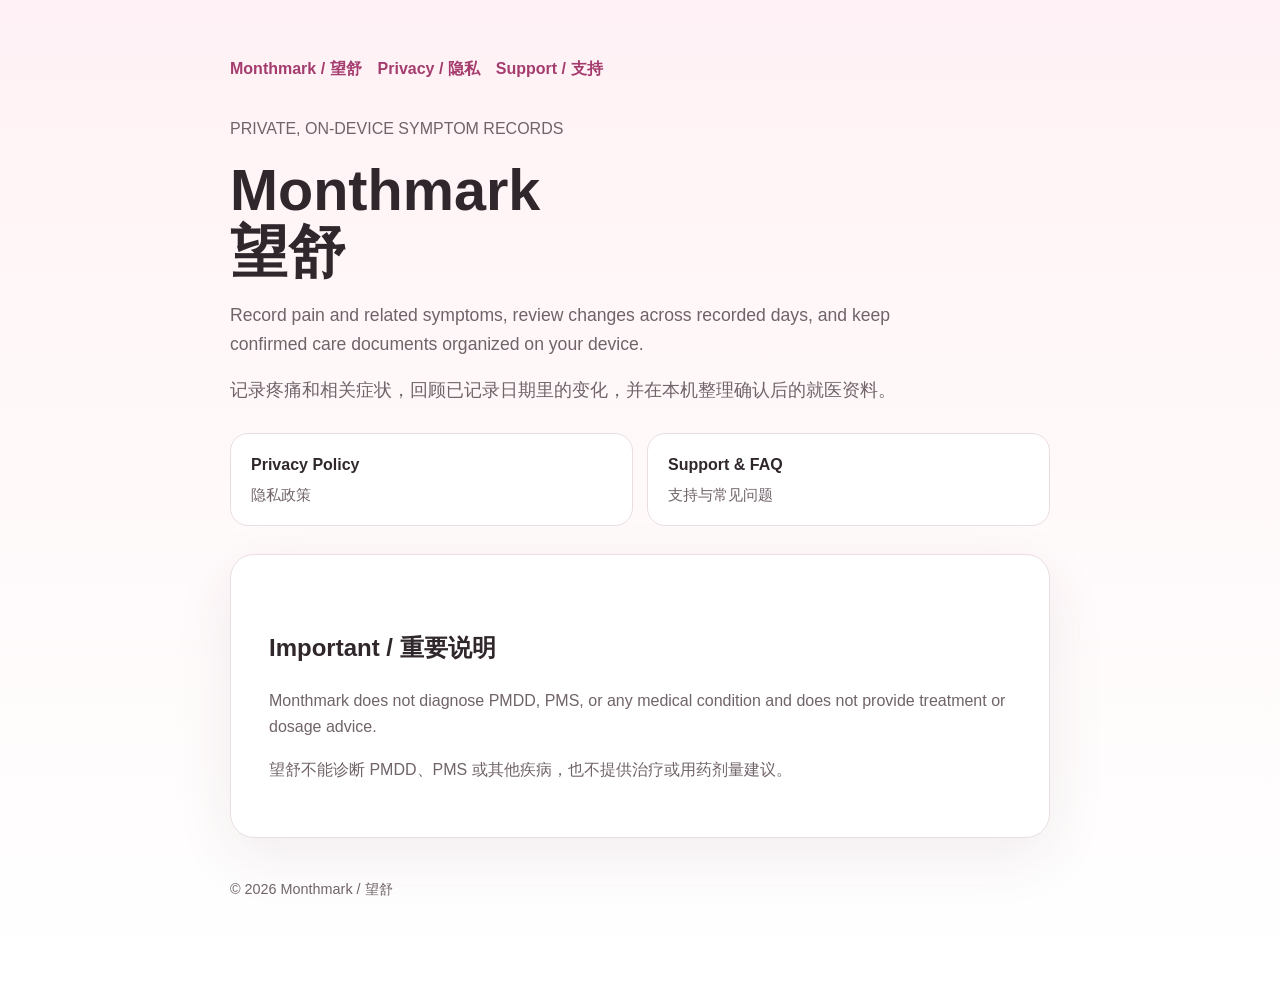
<file: index.html>
<!doctype html>
<html lang="en">
<head>
  <meta charset="utf-8">
  <meta name="viewport" content="width=device-width, initial-scale=1">
  <title>Monthmark / 望舒 Support</title>
  <meta name="description" content="Privacy policy and support for Monthmark / 望舒.">
  <link rel="stylesheet" href="styles.css">
</head>
<body>
  <main>
    <nav aria-label="Primary">
      <a href="index.html">Monthmark / 望舒</a>
      <a href="privacy.html">Privacy / 隐私</a>
      <a href="support.html">Support / 支持</a>
    </nav>
    <p>PRIVATE, ON-DEVICE SYMPTOM RECORDS</p>
    <h1>Monthmark<br>望舒</h1>
    <p class="lead">Record pain and related symptoms, review changes across recorded days, and keep confirmed care documents organized on your device.</p>
    <p class="lead" lang="zh-Hans">记录疼痛和相关症状，回顾已记录日期里的变化，并在本机整理确认后的就医资料。</p>
    <div class="actions">
      <a class="action" href="privacy.html">Privacy Policy<span>隐私政策</span></a>
      <a class="action" href="support.html">Support &amp; FAQ<span>支持与常见问题</span></a>
    </div>
    <div class="card">
      <h2>Important / 重要说明</h2>
      <p>Monthmark does not diagnose PMDD, PMS, or any medical condition and does not provide treatment or dosage advice.</p>
      <p lang="zh-Hans">望舒不能诊断 PMDD、PMS 或其他疾病，也不提供治疗或用药剂量建议。</p>
    </div>
    <footer>© 2026 Monthmark / 望舒</footer>
  </main>
</body>
</html>
</file>
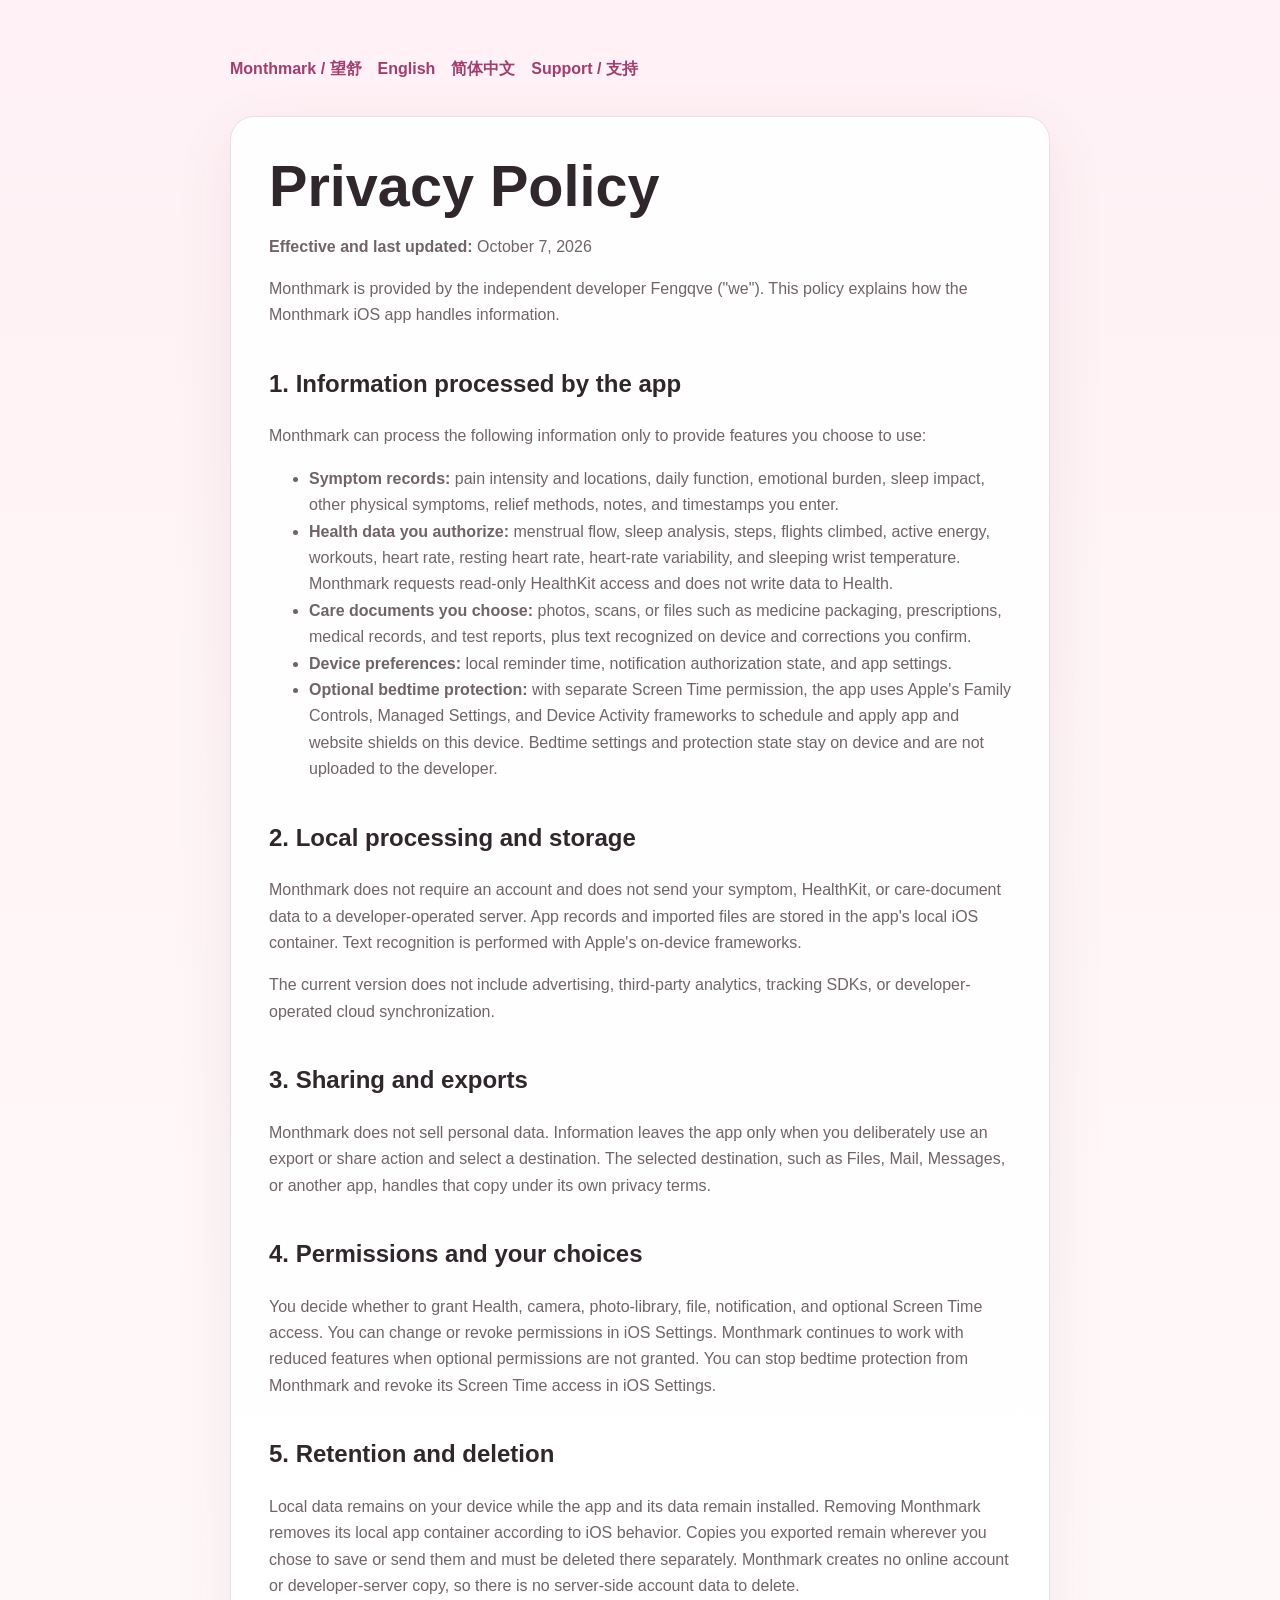
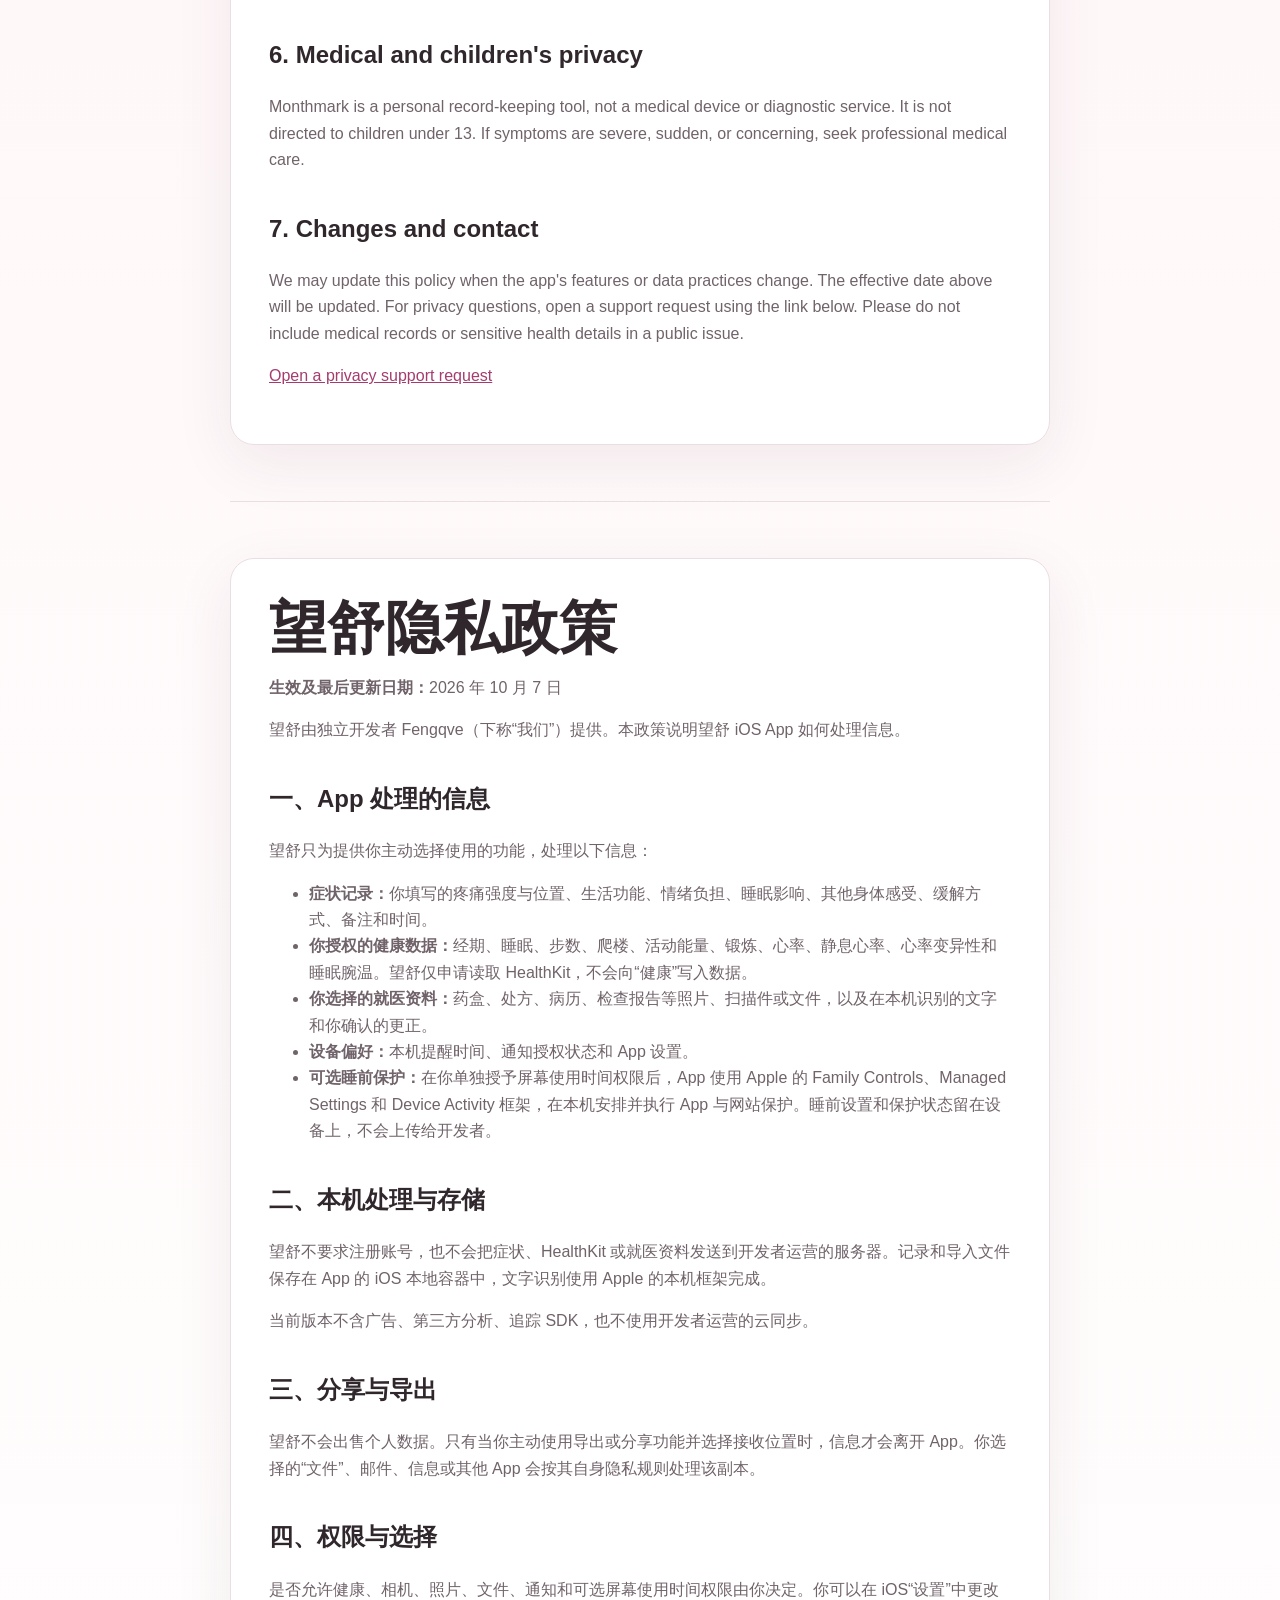
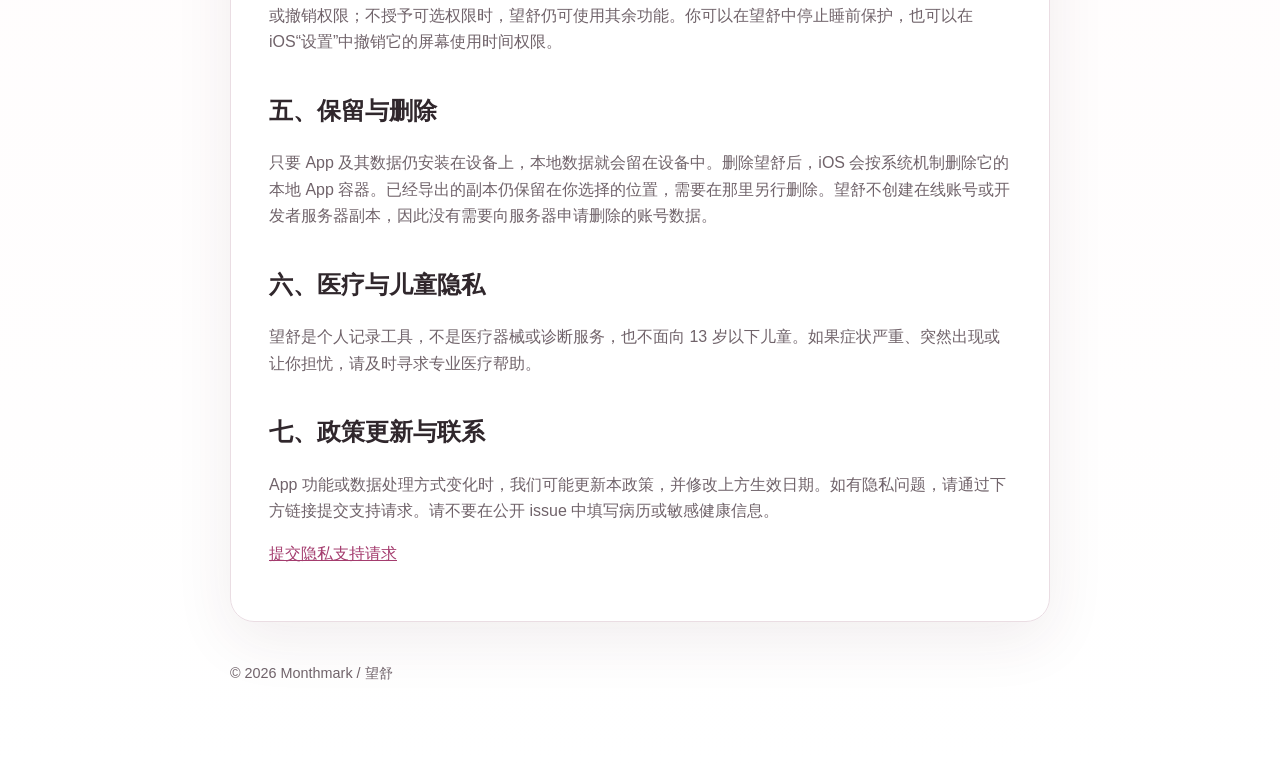
<file: privacy.html>
<!doctype html>
<html lang="en">
<head>
  <meta charset="utf-8">
  <meta name="viewport" content="width=device-width, initial-scale=1">
  <title>Monthmark Privacy Policy / 望舒隐私政策</title>
  <meta name="description" content="Privacy policy for Monthmark / 望舒.">
  <link rel="stylesheet" href="styles.css">
</head>
<body>
  <main>
    <nav aria-label="Primary">
      <a href="index.html">Monthmark / 望舒</a>
      <a href="#en">English</a>
      <a href="#zh">简体中文</a>
      <a href="support.html">Support / 支持</a>
    </nav>

    <article id="en" class="card">
      <h1>Privacy Policy</h1>
      <p><strong>Effective and last updated:</strong> October 7, 2026</p>
      <p>Monthmark is provided by the independent developer Fengqve ("we"). This policy explains how the Monthmark iOS app handles information.</p>

      <h2>1. Information processed by the app</h2>
      <p>Monthmark can process the following information only to provide features you choose to use:</p>
      <ul>
        <li><strong>Symptom records:</strong> pain intensity and locations, daily function, emotional burden, sleep impact, other physical symptoms, relief methods, notes, and timestamps you enter.</li>
        <li><strong>Health data you authorize:</strong> menstrual flow, sleep analysis, steps, flights climbed, active energy, workouts, heart rate, resting heart rate, heart-rate variability, and sleeping wrist temperature. Monthmark requests read-only HealthKit access and does not write data to Health.</li>
        <li><strong>Care documents you choose:</strong> photos, scans, or files such as medicine packaging, prescriptions, medical records, and test reports, plus text recognized on device and corrections you confirm.</li>
        <li><strong>Device preferences:</strong> local reminder time, notification authorization state, and app settings.</li>
        <li><strong>Optional bedtime protection:</strong> with separate Screen Time permission, the app uses Apple's Family Controls, Managed Settings, and Device Activity frameworks to schedule and apply app and website shields on this device. Bedtime settings and protection state stay on device and are not uploaded to the developer.</li>
      </ul>

      <h2>2. Local processing and storage</h2>
      <p>Monthmark does not require an account and does not send your symptom, HealthKit, or care-document data to a developer-operated server. App records and imported files are stored in the app's local iOS container. Text recognition is performed with Apple's on-device frameworks.</p>
      <p>The current version does not include advertising, third-party analytics, tracking SDKs, or developer-operated cloud synchronization.</p>

      <h2>3. Sharing and exports</h2>
      <p>Monthmark does not sell personal data. Information leaves the app only when you deliberately use an export or share action and select a destination. The selected destination, such as Files, Mail, Messages, or another app, handles that copy under its own privacy terms.</p>

      <h2>4. Permissions and your choices</h2>
      <p>You decide whether to grant Health, camera, photo-library, file, notification, and optional Screen Time access. You can change or revoke permissions in iOS Settings. Monthmark continues to work with reduced features when optional permissions are not granted. You can stop bedtime protection from Monthmark and revoke its Screen Time access in iOS Settings.</p>

      <h2>5. Retention and deletion</h2>
      <p>Local data remains on your device while the app and its data remain installed. Removing Monthmark removes its local app container according to iOS behavior. Copies you exported remain wherever you chose to save or send them and must be deleted there separately. Monthmark creates no online account or developer-server copy, so there is no server-side account data to delete.</p>

      <h2>6. Medical and children's privacy</h2>
      <p>Monthmark is a personal record-keeping tool, not a medical device or diagnostic service. It is not directed to children under 13. If symptoms are severe, sudden, or concerning, seek professional medical care.</p>

      <h2>7. Changes and contact</h2>
      <p>We may update this policy when the app's features or data practices change. The effective date above will be updated. For privacy questions, open a support request using the link below. Please do not include medical records or sensitive health details in a public issue.</p>
      <p><a href="https://github.com/fengqve/monthmark-support/issues/new">Open a privacy support request</a></p>
    </article>

    <hr class="language-separator">

    <article id="zh" class="card" lang="zh-Hans">
      <h1>望舒隐私政策</h1>
      <p><strong>生效及最后更新日期：</strong>2026 年 10 月 7 日</p>
      <p>望舒由独立开发者 Fengqve（下称“我们”）提供。本政策说明望舒 iOS App 如何处理信息。</p>

      <h2>一、App 处理的信息</h2>
      <p>望舒只为提供你主动选择使用的功能，处理以下信息：</p>
      <ul>
        <li><strong>症状记录：</strong>你填写的疼痛强度与位置、生活功能、情绪负担、睡眠影响、其他身体感受、缓解方式、备注和时间。</li>
        <li><strong>你授权的健康数据：</strong>经期、睡眠、步数、爬楼、活动能量、锻炼、心率、静息心率、心率变异性和睡眠腕温。望舒仅申请读取 HealthKit，不会向“健康”写入数据。</li>
        <li><strong>你选择的就医资料：</strong>药盒、处方、病历、检查报告等照片、扫描件或文件，以及在本机识别的文字和你确认的更正。</li>
        <li><strong>设备偏好：</strong>本机提醒时间、通知授权状态和 App 设置。</li>
        <li><strong>可选睡前保护：</strong>在你单独授予屏幕使用时间权限后，App 使用 Apple 的 Family Controls、Managed Settings 和 Device Activity 框架，在本机安排并执行 App 与网站保护。睡前设置和保护状态留在设备上，不会上传给开发者。</li>
      </ul>

      <h2>二、本机处理与存储</h2>
      <p>望舒不要求注册账号，也不会把症状、HealthKit 或就医资料发送到开发者运营的服务器。记录和导入文件保存在 App 的 iOS 本地容器中，文字识别使用 Apple 的本机框架完成。</p>
      <p>当前版本不含广告、第三方分析、追踪 SDK，也不使用开发者运营的云同步。</p>

      <h2>三、分享与导出</h2>
      <p>望舒不会出售个人数据。只有当你主动使用导出或分享功能并选择接收位置时，信息才会离开 App。你选择的“文件”、邮件、信息或其他 App 会按其自身隐私规则处理该副本。</p>

      <h2>四、权限与选择</h2>
      <p>是否允许健康、相机、照片、文件、通知和可选屏幕使用时间权限由你决定。你可以在 iOS“设置”中更改或撤销权限；不授予可选权限时，望舒仍可使用其余功能。你可以在望舒中停止睡前保护，也可以在 iOS“设置”中撤销它的屏幕使用时间权限。</p>

      <h2>五、保留与删除</h2>
      <p>只要 App 及其数据仍安装在设备上，本地数据就会留在设备中。删除望舒后，iOS 会按系统机制删除它的本地 App 容器。已经导出的副本仍保留在你选择的位置，需要在那里另行删除。望舒不创建在线账号或开发者服务器副本，因此没有需要向服务器申请删除的账号数据。</p>

      <h2>六、医疗与儿童隐私</h2>
      <p>望舒是个人记录工具，不是医疗器械或诊断服务，也不面向 13 岁以下儿童。如果症状严重、突然出现或让你担忧，请及时寻求专业医疗帮助。</p>

      <h2>七、政策更新与联系</h2>
      <p>App 功能或数据处理方式变化时，我们可能更新本政策，并修改上方生效日期。如有隐私问题，请通过下方链接提交支持请求。请不要在公开 issue 中填写病历或敏感健康信息。</p>
      <p><a href="https://github.com/fengqve/monthmark-support/issues/new">提交隐私支持请求</a></p>
    </article>

    <footer>© 2026 Monthmark / 望舒</footer>
  </main>
</body>
</html>
</file>
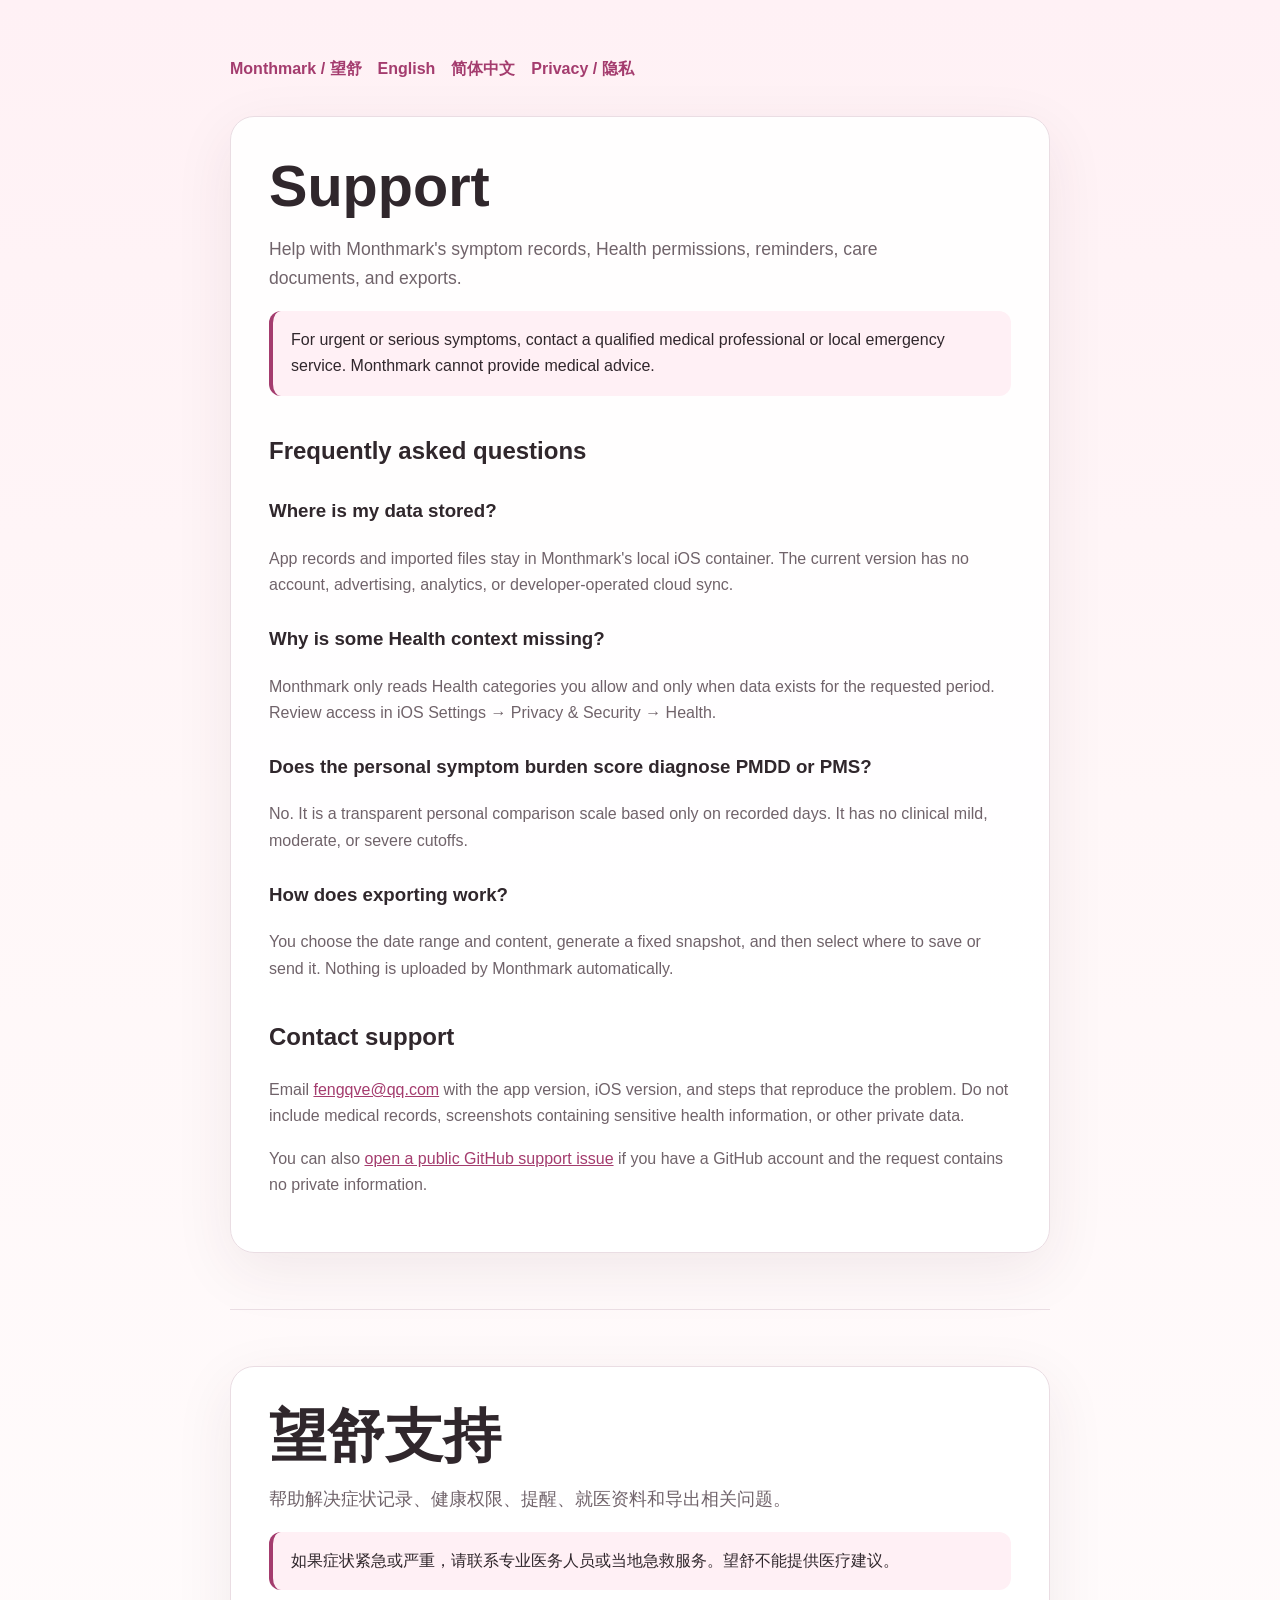
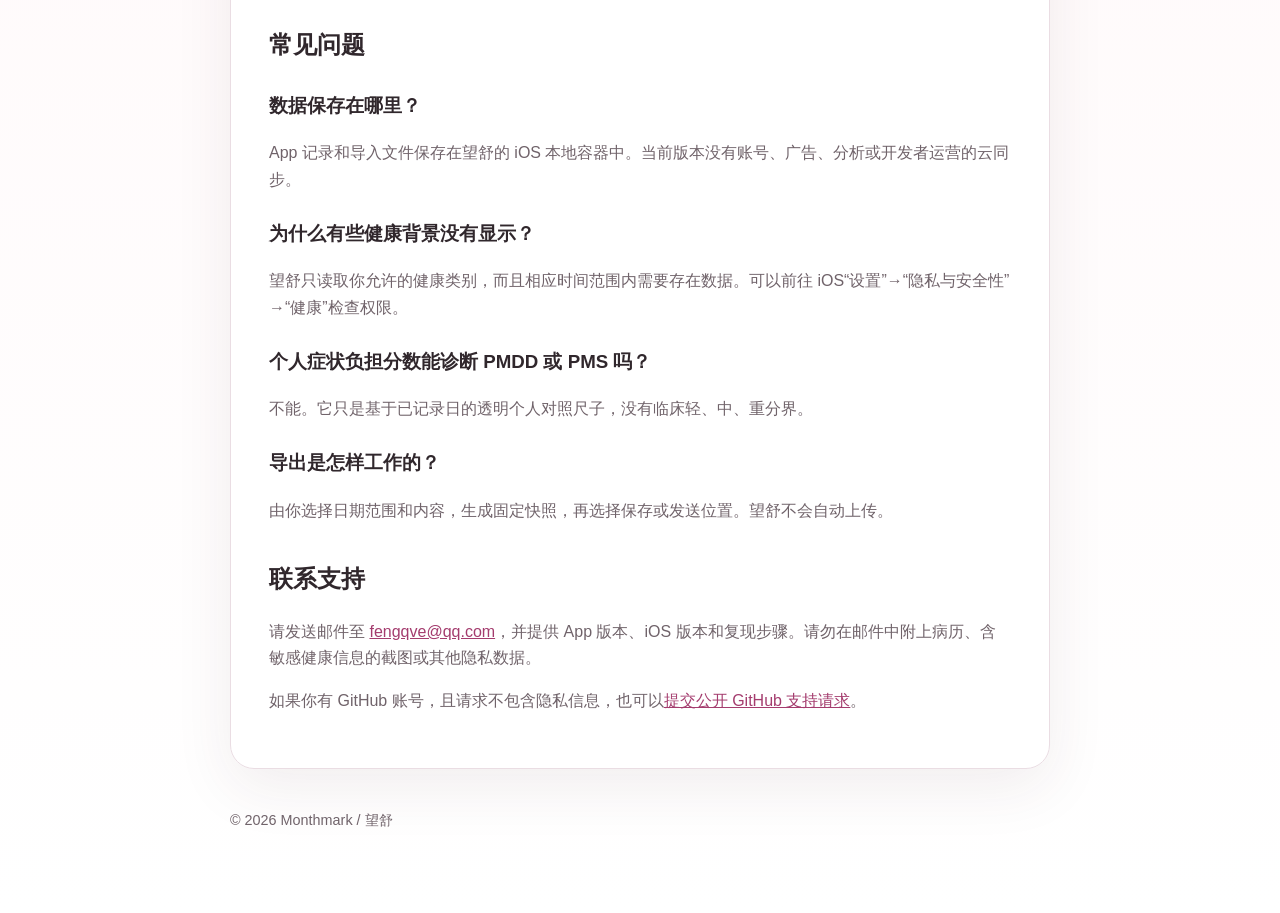
<file: support.html>
<!doctype html>
<html lang="en">
<head>
  <meta charset="utf-8">
  <meta name="viewport" content="width=device-width, initial-scale=1">
  <title>Monthmark Support / 望舒支持</title>
  <meta name="description" content="Support and frequently asked questions for Monthmark / 望舒.">
  <link rel="stylesheet" href="styles.css">
</head>
<body>
  <main>
    <nav aria-label="Primary">
      <a href="index.html">Monthmark / 望舒</a>
      <a href="#en">English</a>
      <a href="#zh">简体中文</a>
      <a href="privacy.html">Privacy / 隐私</a>
    </nav>

    <article id="en" class="card">
      <h1>Support</h1>
      <p class="lead">Help with Monthmark's symptom records, Health permissions, reminders, care documents, and exports.</p>
      <div class="notice">For urgent or serious symptoms, contact a qualified medical professional or local emergency service. Monthmark cannot provide medical advice.</div>

      <h2>Frequently asked questions</h2>
      <h3>Where is my data stored?</h3>
      <p>App records and imported files stay in Monthmark's local iOS container. The current version has no account, advertising, analytics, or developer-operated cloud sync.</p>
      <h3>Why is some Health context missing?</h3>
      <p>Monthmark only reads Health categories you allow and only when data exists for the requested period. Review access in iOS Settings → Privacy &amp; Security → Health.</p>
      <h3>Does the personal symptom burden score diagnose PMDD or PMS?</h3>
      <p>No. It is a transparent personal comparison scale based only on recorded days. It has no clinical mild, moderate, or severe cutoffs.</p>
      <h3>How does exporting work?</h3>
      <p>You choose the date range and content, generate a fixed snapshot, and then select where to save or send it. Nothing is uploaded by Monthmark automatically.</p>

      <h2>Contact support</h2>
      <p>Email <a href="mailto:fengqve@qq.com?subject=Monthmark%20Support">fengqve@qq.com</a> with the app version, iOS version, and steps that reproduce the problem. Do not include medical records, screenshots containing sensitive health information, or other private data.</p>
      <p>You can also <a href="https://github.com/fengqve/monthmark-support/issues/new">open a public GitHub support issue</a> if you have a GitHub account and the request contains no private information.</p>
    </article>

    <hr class="language-separator">

    <article id="zh" class="card" lang="zh-Hans">
      <h1>望舒支持</h1>
      <p class="lead">帮助解决症状记录、健康权限、提醒、就医资料和导出相关问题。</p>
      <div class="notice">如果症状紧急或严重，请联系专业医务人员或当地急救服务。望舒不能提供医疗建议。</div>

      <h2>常见问题</h2>
      <h3>数据保存在哪里？</h3>
      <p>App 记录和导入文件保存在望舒的 iOS 本地容器中。当前版本没有账号、广告、分析或开发者运营的云同步。</p>
      <h3>为什么有些健康背景没有显示？</h3>
      <p>望舒只读取你允许的健康类别，而且相应时间范围内需要存在数据。可以前往 iOS“设置”→“隐私与安全性”→“健康”检查权限。</p>
      <h3>个人症状负担分数能诊断 PMDD 或 PMS 吗？</h3>
      <p>不能。它只是基于已记录日的透明个人对照尺子，没有临床轻、中、重分界。</p>
      <h3>导出是怎样工作的？</h3>
      <p>由你选择日期范围和内容，生成固定快照，再选择保存或发送位置。望舒不会自动上传。</p>

      <h2>联系支持</h2>
      <p>请发送邮件至 <a href="mailto:fengqve@qq.com?subject=Monthmark%20Support">fengqve@qq.com</a>，并提供 App 版本、iOS 版本和复现步骤。请勿在邮件中附上病历、含敏感健康信息的截图或其他隐私数据。</p>
      <p>如果你有 GitHub 账号，且请求不包含隐私信息，也可以<a href="https://github.com/fengqve/monthmark-support/issues/new">提交公开 GitHub 支持请求</a>。</p>
    </article>

    <footer>© 2026 Monthmark / 望舒</footer>
  </main>
</body>
</html>
</file>
<file: styles.css>
:root {
  color-scheme: light;
  --background: #fff7f8;
  --surface: #ffffff;
  --ink: #30272c;
  --muted: #70636a;
  --accent: #a43c6e;
  --border: #eadde3;
}

* { box-sizing: border-box; }

body {
  margin: 0;
  font-family: -apple-system, BlinkMacSystemFont, "Segoe UI", sans-serif;
  color: var(--ink);
  background: linear-gradient(180deg, #fff1f5 0%, var(--background) 32%, #fff 100%);
  line-height: 1.65;
}

main {
  width: min(820px, calc(100% - 32px));
  margin: 0 auto;
  padding: 56px 0 80px;
}

nav {
  display: flex;
  flex-wrap: wrap;
  gap: 16px;
  margin-bottom: 34px;
}

a { color: var(--accent); }

nav a {
  font-weight: 650;
  text-decoration: none;
}

h1 {
  margin: 0 0 8px;
  font-size: clamp(2rem, 7vw, 3.6rem);
  line-height: 1.08;
}

h2 { margin-top: 2.2rem; }
h3 { margin-top: 1.6rem; }
p, li { color: var(--muted); }

.lead {
  max-width: 680px;
  font-size: 1.1rem;
}

.card {
  margin-top: 28px;
  padding: clamp(22px, 5vw, 38px);
  background: color-mix(in srgb, var(--surface) 94%, transparent);
  border: 1px solid var(--border);
  border-radius: 24px;
  box-shadow: 0 18px 60px rgba(74, 42, 57, 0.08);
}

.actions {
  display: grid;
  grid-template-columns: repeat(auto-fit, minmax(220px, 1fr));
  gap: 14px;
  margin-top: 28px;
}

.action {
  display: block;
  padding: 18px 20px;
  color: var(--ink);
  background: var(--surface);
  border: 1px solid var(--border);
  border-radius: 18px;
  text-decoration: none;
  font-weight: 700;
}

.action span {
  display: block;
  margin-top: 4px;
  color: var(--muted);
  font-size: .92rem;
  font-weight: 450;
}

.language-separator {
  margin: 56px 0;
  border: 0;
  border-top: 1px solid var(--border);
}

.notice {
  padding: 16px 18px;
  background: #fff0f5;
  border-left: 4px solid var(--accent);
  border-radius: 12px;
}

footer {
  margin-top: 40px;
  color: var(--muted);
  font-size: .9rem;
}
</file>
